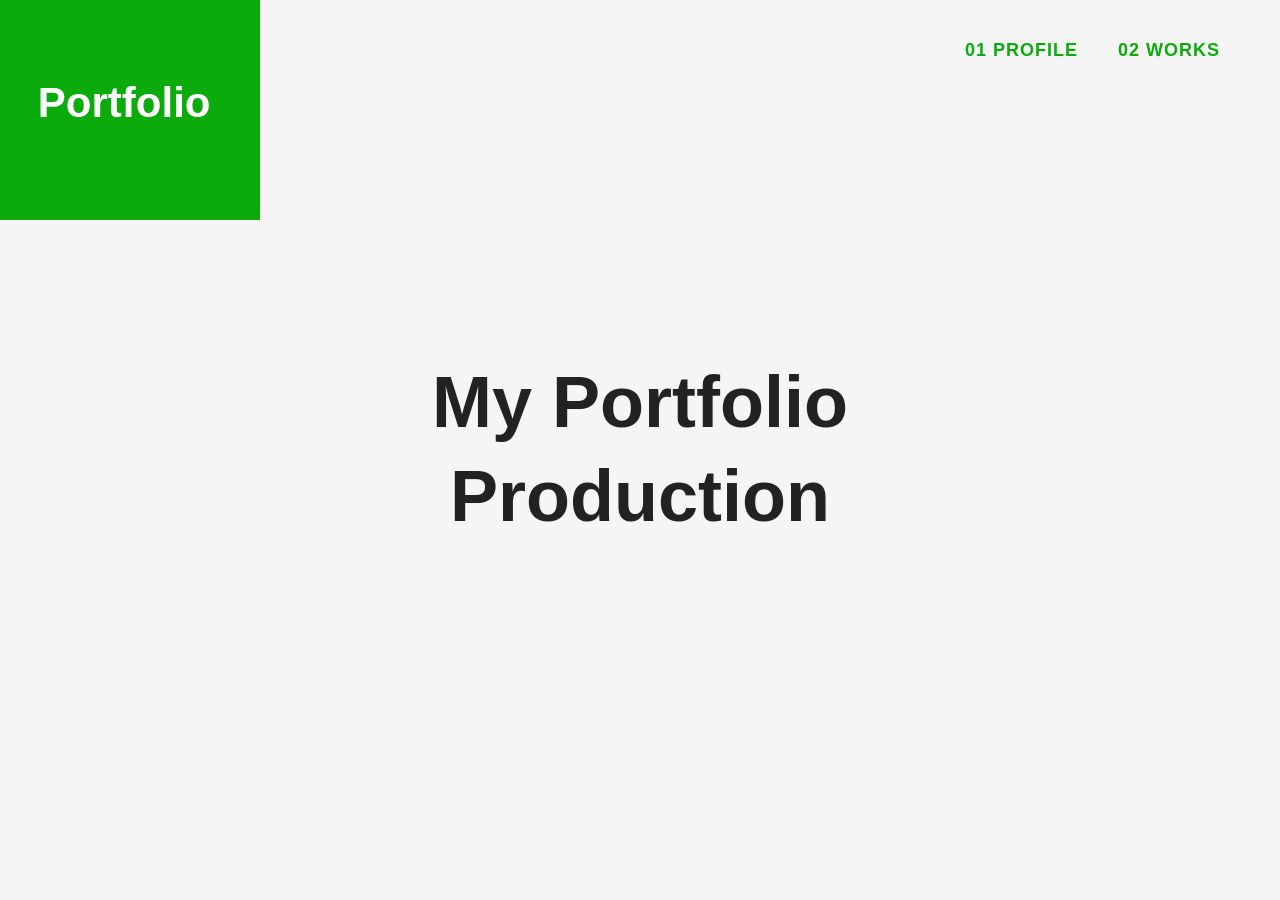
<file: index.html>
<!DOCTYPE html>
<html lang="ja">
<head>
    <meta charset="UTF-8">
    <title>Portfolio</title>
    <link rel="stylesheet" href="Portfolio/css/top_page.css">
</head>

<body>

    <div class="top-wrapper">

        <!-- 左上タイトル -->
        <div class="title-box">
            <h1><span>Portfolio</span></h1>
        </div>
        

        <!-- 右上ナビ -->
        <div class="top-nav">
            <a href="Portfolio/html/profile.html">01 PROFILE</a>
            <a href="Portfolio/html/works.html">02 WORKS</a>
        </div>

        <!-- 中央メイン -->
       <div class="center-area">
       <div class="hero-content">
        <h2>My Portfolio<br>Production</h2>
    </div>
</div>


</body>
</html>
</file>
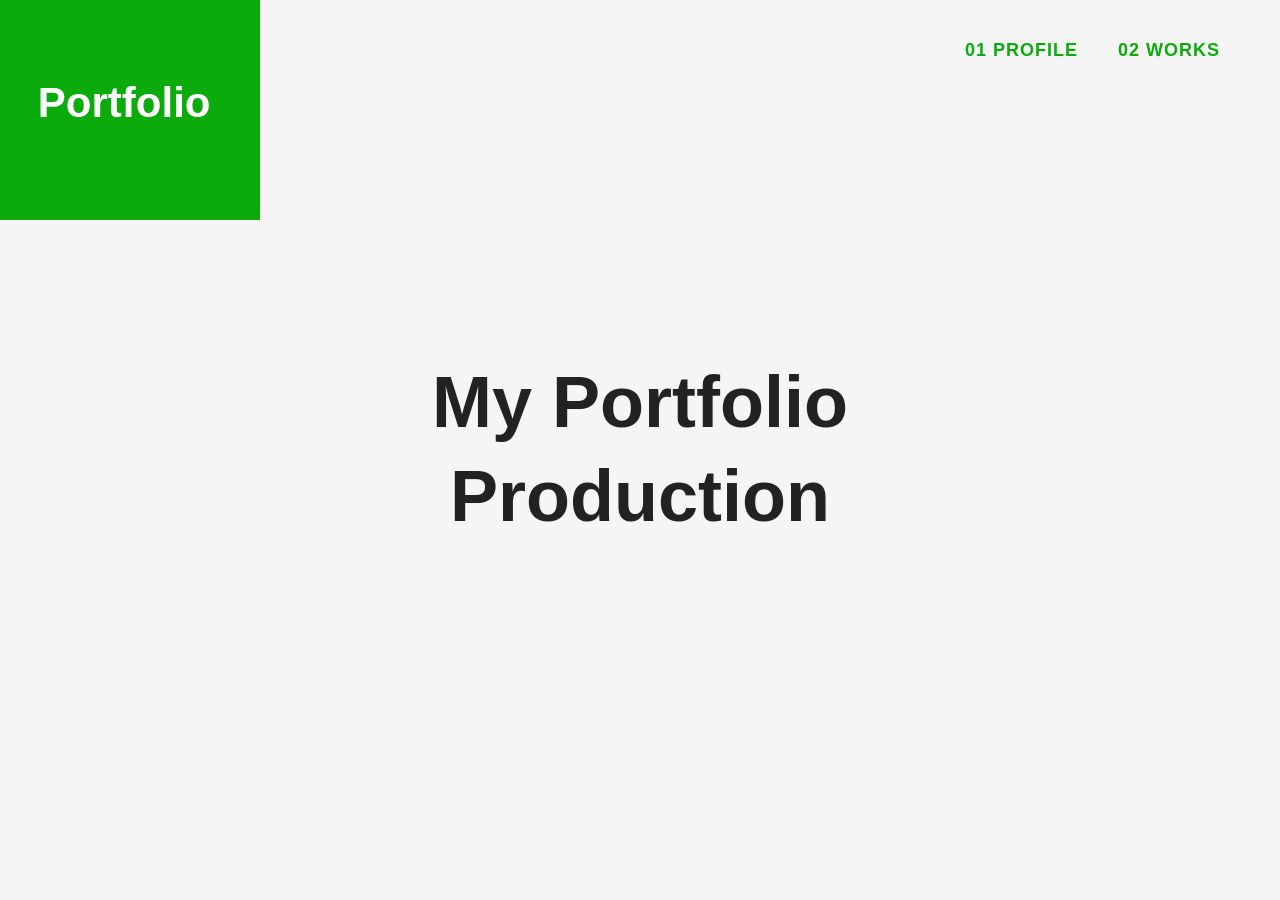
<file: Portfolio/html/index.html>
<!DOCTYPE html>
<html lang="ja">
<head>
    <meta charset="UTF-8">
    <title>Portfolio</title>
    <link rel="stylesheet" href="../css/top_page.css">
</head>

<body>

    <div class="top-wrapper">

        <!-- 左上タイトル -->
        <div class="title-box">
            <h1><span>Portfolio</span></h1>
        </div>
        

        <!-- 右上ナビ -->
        <div class="top-nav">
            <a href="../html/profile.html">01 PROFILE</a>
            <a href="../html/works.html">02 WORKS</a>
        </div>

        <!-- 中央メイン -->
       <div class="center-area">
       <div class="hero-content">
        <h2>My Portfolio<br>Production</h2>
    </div>
</div>


</body>
</html>
</file>
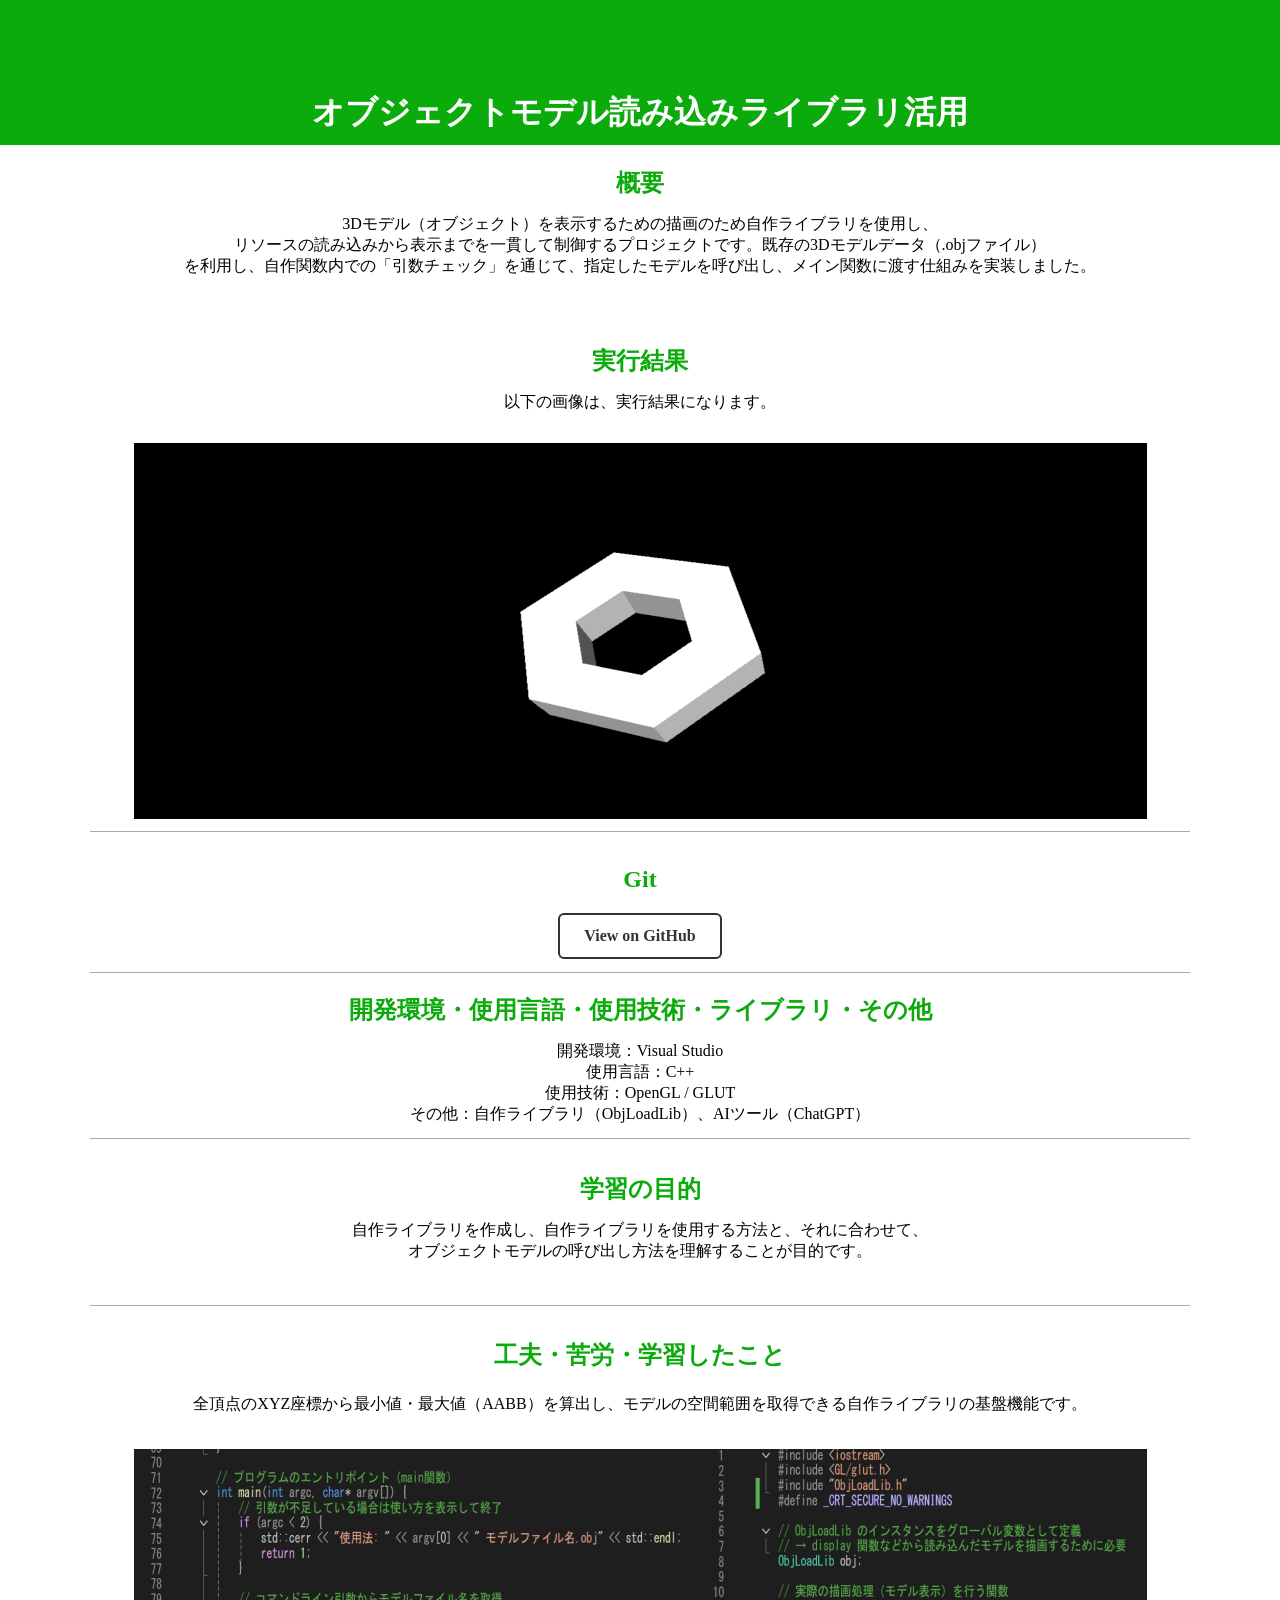
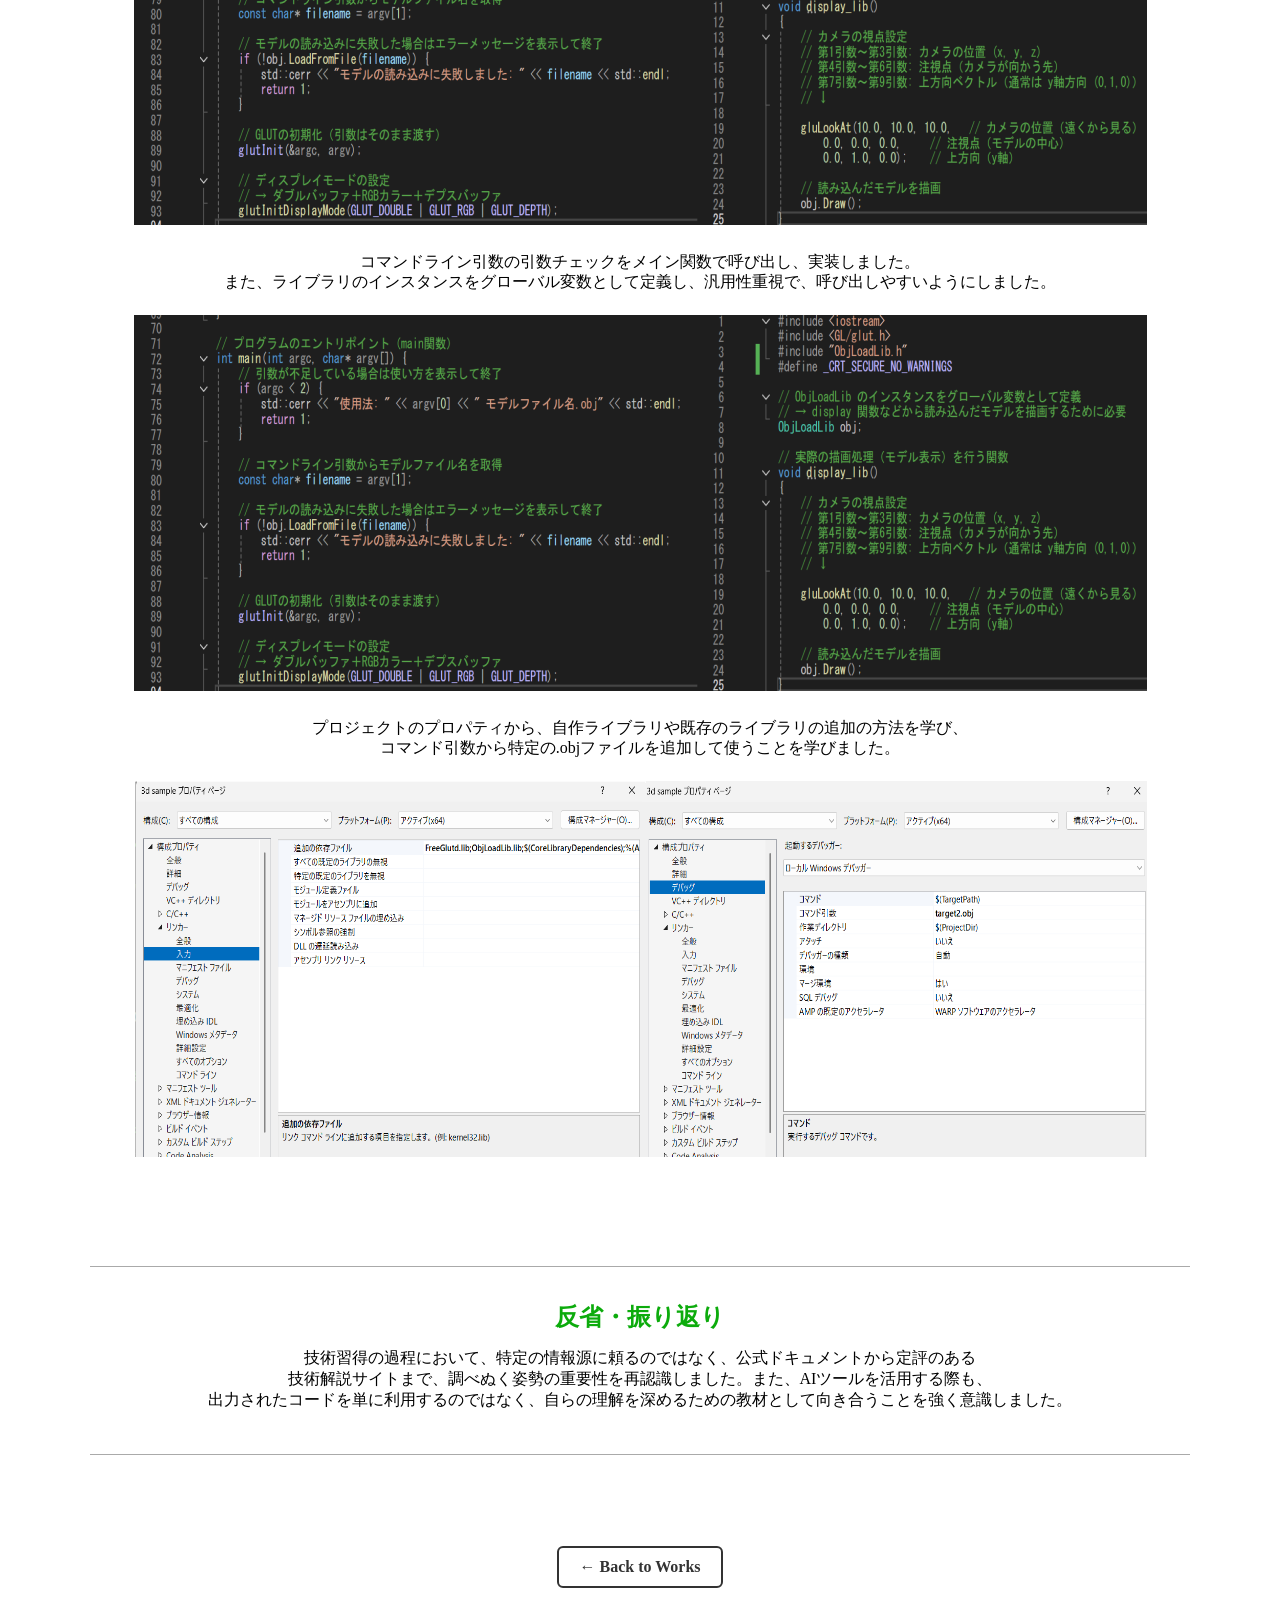
<file: Portfolio/html/object.html>
<!DOCTYPE html>
<html lang="ja">
<head>
    <meta charset="UTF-8">
    <title>オブジェクトモデル読み込みライブラリ活用</title>
    <link rel="stylesheet" href="../css/object.css">
</head>

<body>
    <div class="top">
        <h1>オブジェクトモデル読み込みライブラリ活用</h1>
    </div> 

    <div class="overview">
        <h2>概要</h2>
        <p>3Dモデル（オブジェクト）を表示するための描画のため自作ライブラリを使用し、<br>
        リソースの読み込みから表示までを一貫して制御するプロジェクトです。既存の3Dモデルデータ（.objファイル）<br>
        を利用し、自作関数内での「引数チェック」を通じて、指定したモデルを呼び出し、メイン関数に渡す仕組みを実装しました。</p>
        <br>
        <h2>実行結果</h2>
         <p>以下の画像は、実行結果になります。</p>
        <img src="../images/object/main.png" alt="タイトル画面とゲームメイン画面">
    </div>
    <hr>

    <div class = "Git">
        <h2>Git</h2>
        <a href="https://github.com/TakumiNagamine/3DModelResson01" target="_blank" class="github-button">
    View on GitHub</a>
    </div>
    <hr>

    <div class="detail">
        <h2>開発環境・使用言語・使用技術・ライブラリ・その他</h2>
        <p>開発環境：Visual Studio  
        <br>使用言語：C++  
        <br>使用技術：OpenGL / GLUT  
        <br>その他：自作ライブラリ（ObjLoadLib）、AIツール（ChatGPT）</p>
    </div>
    <hr>

    <div class="try">
        <h2>学習の目的</h2>
        <p>自作ライブラリを作成し、自作ライブラリを使用する方法と、それに合わせて、<br>
        オブジェクトモデルの呼び出し方法を理解することが目的です。</p>
    </div>
    <hr>

    <div class="ingenuity">
        <h2>工夫・苦労・学習したこと</h2>
        <br>
        <p>全頂点のXYZ座標から最小値・最大値（AABB）を算出し、モデルの空間範囲を取得できる自作ライブラリの基盤機能です。<p>
        <br>
        <div class="img-margin">
            <img src="../images/object/main01.png" alt="ソースコードとソースコードの処理部分のゲーム画面">
        </div>
        <br>
        <p>コマンドライン引数の引数チェックをメイン関数で呼び出し、実装しました。<br>
        また、ライブラリのインスタンスをグローバル変数として定義し、汎用性重視で、呼び出しやすいようにしました。</p>
        <br>
        <div class="img-margin">
            <img src="../images/object/main01.png" alt="ソースコードとソースコードの処理部分のゲーム画面">
        </div>
        <br>
        <p>プロジェクトのプロパティから、自作ライブラリや既存のライブラリの追加の方法を学び、<br>
            コマンド引数から特定の.objファイルを追加して使うことを学びました。</p>
        <br>
        <div>
            <img src="../images/object/main02.png" alt="ソースコードとソースコードの処理部分のゲーム画面" width="1013" height="376">
        </div>
    </div>
    <hr>

    <div class="learn">
        <h2>反省・振り返り</h2>
        <p>技術習得の過程において、特定の情報源に頼るのではなく、公式ドキュメントから定評のある<br>
        技術解説サイトまで、調べぬく姿勢の重要性を再認識しました。また、AIツールを活用する際も、<br>
        出力されたコードを単に利用するのではなく、自らの理解を深めるための教材として向き合うことを強く意識しました。</p>
    </div>
    <hr>

    <div class="back-area">
    <a href="../html/works.html" class="back-button">← Back to Works</a>
</div>
    
</body>
</html>
</file>
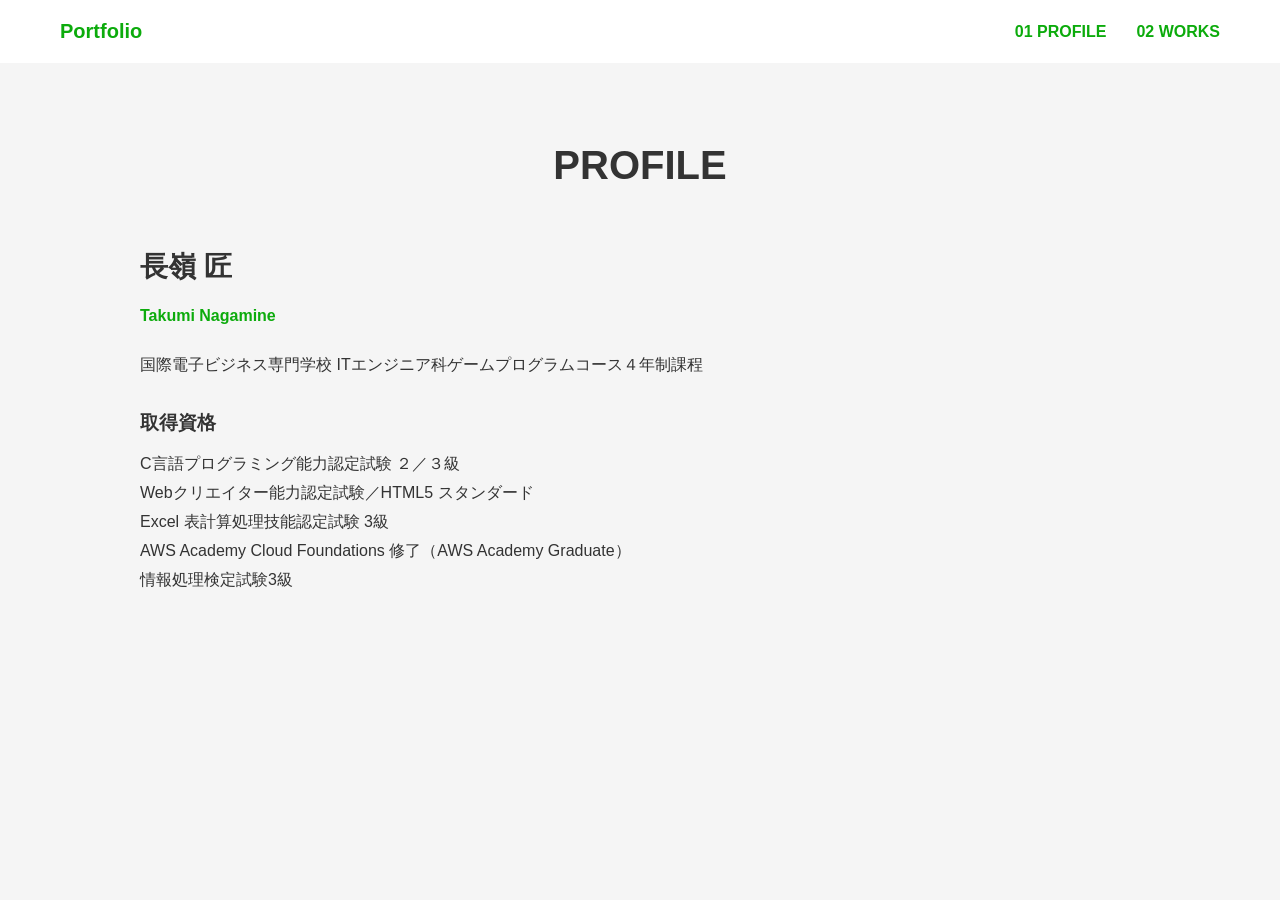
<file: Portfolio/html/profile.html>
<!DOCTYPE html>
<html lang="ja">
<head>
    <meta charset="UTF-8">
    <title>Profile | Portfolio</title>
    <link rel="stylesheet" href="../css/profile.css">
</head>

<body>

    <!-- ヘッダー -->
    <header class="header">
        <div class="logo">
            <a href="top_page.html">Portfolio</a>
        </div>

        <nav class="nav">
            <a href="profile.html">01 PROFILE</a>
            <a href="works.html">02 WORKS</a>
        </nav>
    </header>


    <!-- メイン -->
    <main class="profile-container">

        <h1 class="page-title">PROFILE</h1>

        <section class="profile-box">

            <div class="profile-right">
                <h2>長嶺  匠</h2>
                <p class="role">Takumi Nagamine</p>

                <p>
                   国際電子ビジネス専門学校 ITエンジニア科ゲームプログラムコース４年制課程
                </p>

                <h3>取得資格</h3>
                <ul class="skill-list">
                    <li>C言語プログラミング能力認定試験 ２／３級</li>
                    <li>Webクリエイター能力認定試験／HTML5 スタンダード</li>
                    <li>Excel 表計算処理技能認定試験 3級</li>
                    <li>AWS Academy Cloud Foundations 修了（AWS Academy Graduate）</li>
                    <li>情報処理検定試験3級</li>

                </ul>
            </div>

        </section>

    </main>

</body>
</html>
</file>
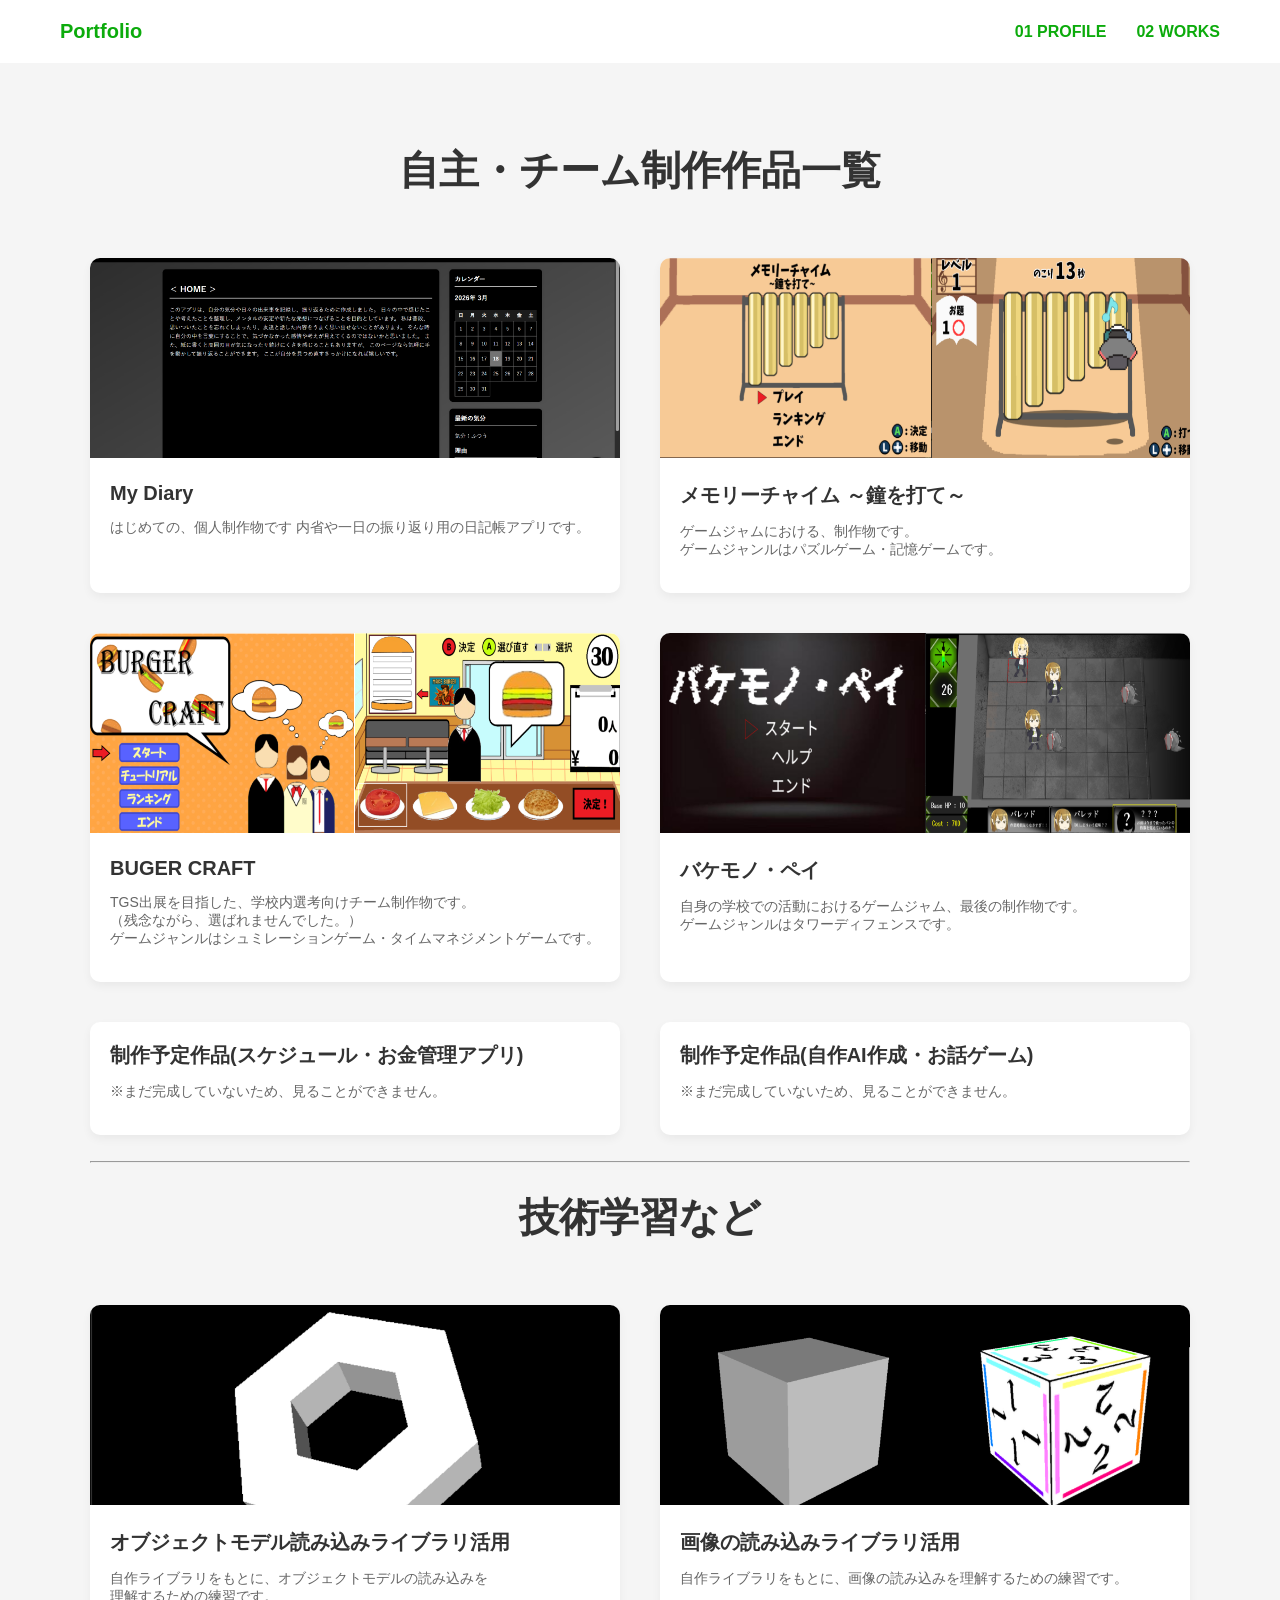
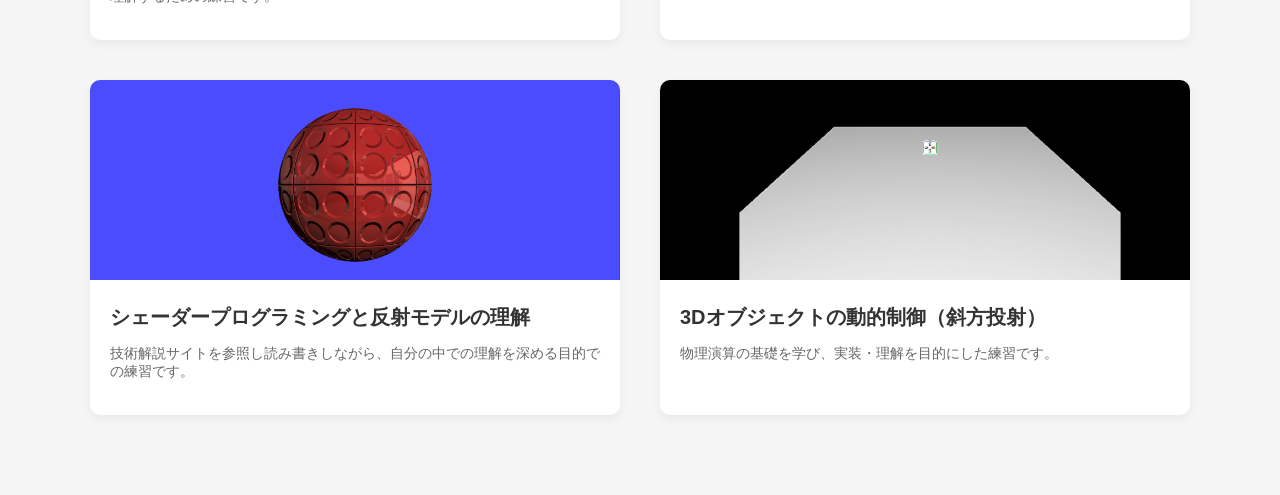
<file: Portfolio/html/works.html>
<!DOCTYPE html>
<html lang="ja">
<head>
    <meta charset="UTF-8">
    <title>Works | Portfolio</title>
    <link rel="stylesheet" href="../css/works.css">
</head>

<body>

    <!-- ヘッダー -->
    <header class="header">
        <div class="logo">
            <a href="top_page.html">Portfolio</a>
        </div>

        <nav class="nav">
            <a href="../html/profile.html">01 PROFILE</a>
            <a href="../html/works.html">02 WORKS</a>
        </nav>
    </header>


    <!-- 作品メイン -->
    <main class="works-container">

        <h1 class="page-title">自主・チーム制作作品一覧</h1>

        <div class="works-grid">

            <!-- 作品1 -->
            <a href="../html/diary.html" class="work-card">
                <img src="../images/diary/main.png" alt="作品1">
                <div class="card-content">
                    <h2>My Diary</h2>
                    <p>はじめての、個人制作物です
                       内省や一日の振り返り用の日記帳アプリです。
                    </p>
                </div>
            </a>

            <!-- 作品2 -->
            <a href="bell.html" class="work-card">
                <img src="../images/bell/main.png" alt="作品1">
                <div class="card-content">
                    <h2>メモリーチャイム ～鐘を打て～</h2>
                    <p>ゲームジャムにおける、制作物です。
                    <br>ゲームジャンルはパズルゲーム・記憶ゲームです。
                    </p>
                </div>
            </a>

            <!-- 作品3 -->
            <a href="burger.html" class="work-card">
                <img src="../images/burger/main.png" alt="作品1">
                <div class="card-content">
                    <h2>BUGER CRAFT</h2>
                    <p>TGS出展を目指した、学校内選考向けチーム制作物です。<br>（残念ながら、選ばれませんでした。）
                    <br>ゲームジャンルはシュミレーションゲーム・タイムマネジメントゲームです。
                    </p>
                </div>
            </a>

            <!-- 作品4 -->
            <a href="monster.html" class="work-card">
                <img src="../images/monster/main.png" alt="作品1">
                <div class="card-content">
                    <h2>バケモノ・ペイ</h2>
                    <p>自身の学校での活動におけるゲームジャム、最後の制作物です。
                    <br>ゲームジャンルはタワーディフェンスです。
                    </p>
                </div>
            </a>

             <!-- 作品5 -->
            <a href="" class="work-card">
                <!---<img src="images/work2.jpg" alt="作品5">--->
                <div class="card-content">
                    <h2>制作予定作品(スケジュール・お金管理アプリ)</h2>
                    <p>※まだ完成していないため、見ることができません。</p>
                </div>
            </a>

             <!-- 作品6 -->
            <a href="" class="work-card">
                <!---<img src="images/work2.jpg" alt="作品6">--->
                <div class="card-content">
                    <h2>制作予定作品(自作AI作成・お話ゲーム)</h2>
                    <p>※まだ完成していないため、見ることができません。</p>
                </div>
            </a>
        </div>
        <br>
        <hr>

        <!-- 技術系・授業課題等 -->
        <h1 class="page-title">技術学習など</h1>

        <div class="works-grid">

            <!-- 技術作品１ -->
            <a href="object.html" class="work-card">
                <img src="../images/object/objectmain.png" alt="作品1">
                <div class="card-content">
                    <h2>オブジェクトモデル読み込みライブラリ活用</h2>
                    <p>自作ライブラリをもとに、オブジェクトモデルの読み込みを<br>理解するための練習です。</p>
                </div>
            </a>

            <!-- 技術作品２ -->
            <a href="image.html" class="work-card">
                <img src="../images/image/image.png" alt="作品1">
                <div class="card-content">
                    <h2>画像の読み込みライブラリ活用</h2>
                    <p>自作ライブラリをもとに、画像の読み込みを理解するための練習です。</p>
                </div>
            </a>

            <!-- 技術作品３ -->
            <a href="shader.html" class="work-card">
                <img src="../images/shader/main.png" alt="作品1">
                <div class="card-content">
                    <h2>シェーダープログラミングと反射モデルの理解</h2>
                    <p>技術解説サイトを参照し読み書きしながら、自分の中での理解を深める目的での練習です。</p>
                </div>
            </a>

            <!-- 技術作品４ -->
            <a href="physics.html" class="work-card">
                <img src="../images/physics/main.png" alt="作品1">
                <div class="card-content">
                    <h2>3Dオブジェクトの動的制御（斜方投射）</h2>
                    <p>物理演算の基礎を学び、実装・理解を目的にした練習です。</p>
                </div>
            </a>

    </main>
    

</body>
</html>
</file>
<file: Portfolio/css/top_page.css>
/* =========================
   共通設定
========================= */

body{
    margin: 0;
    font-family: 'Segoe UI', 'メイリオ', sans-serif;
    background-color: #f5f5f5;
}


/* =========================
   全体ラッパー
========================= */

.top-wrapper{
    position: relative;
    height: 100vh;
}


/* =========================
   左上タイトルボックス
========================= */

.title-box{
    position: absolute;
    top: 0;
    left: 0;
    width: 260px;
    height: 220px;
    background-color: #0cab0c;
    color: #ffffff;

    display: flex;
    align-items: center;
    justify-content: center;
}

.title-box h1{
    margin: 0;
    padding-right: 4.5%;
    padding-bottom: 5%;
    text-align: center;
    line-height: 1.2;
}

.title-box h1 span{
    display: block;
    font-size: 42px;   
    font-weight: bold;
}




/* =========================
   右上ナビ
========================= */

.top-nav{
    position: absolute;
    top: 40px;
    right: 60px;

    display: flex;
    gap: 40px;
}

.top-nav a{
    text-decoration: none;
    color: #0cab0c;
    font-weight: bold;
    font-size: 18px;
    letter-spacing: 1px;
    transition: 0.3s;
}

.top-nav a:hover{
    opacity: 0.6;
}


/* =========================
   中央ヒーロー
========================= */

.center-area{
    height: 100%;
    display: flex;
    align-items: center;
    justify-content: center;
}

.hero-content{
    text-align: center;
}

.hero-content h2{
    font-size: 72px;   
    margin: 0;
    color: #222;
    line-height: 1.3;
}
</file>
<file: Portfolio/css/object.css>
@charset "UTF-8";

/*全体へ適応*/
body{
    margin:0;
    font-family: 'メイリオ';
}
/*各見出しの設定*/
h1{
    padding-bottom: 10px;         
}
h2{
    color: #0cab0c;             
    margin-bottom: 0;             
}
h3{
    margin-bottom: 0; 
}

/*段落の設定*/
p{
    padding-top: 5px;           
    padding-bottom: 0px;
    margin-top: 10px;           
    margin-bottom: 30px;
    font-weight: 500;       
}

/*水平線のデザイン*/
hr{
    width: 1100px;                        
    height: 1px;                          
    border: none;                         
    border-top: 1px #aaaaaa solid;       
}

/*画像の上下左右に空白を設ける*/
.imag-margin{
    margin-bottom: 50px;
    padding: 20px;
}

/*ゲームタイトル表示部分*/
.top
{
    color: #ffffff;
    text-align: center;
    padding-top: 70px;
    background-color: #0cab0c;
    width: 100%;
}

/*作品概要*/
.overview{
    text-align: center;
}

/*動画用*/
.video{
    padding-bottom: 5px;
    text-align: center;
}

.video video{
    width: 800px;
    height: 400px;
}

/*Git用*/
.Git{
    padding: 5px;
    text-align: center;
}

/*詳細・環境*/
.detail{
    padding-bottom: 5px;
    text-align: center;
}

.detail p{
    margin-bottom: 0px;
}

/*制作背景*/
.reason{
    padding: 5px;
    text-align: center;
}

/*挑戦したこと*/
.try{
    padding: 5px;
    text-align: center;
}

/*学んだこと*/
.learn{
    padding: 5px;
    text-align: center;
}

/*苦労したこと*/
.ingenuity{
    padding: 5px;
    text-align: center;
    margin-bottom: 100px;
}

.ingenuity h3{
    padding-top: 10px;
    padding-bottom: 5px;
}

.ingenuity p{
    margin-top: 0px;
    margin-bottom: 5px;
    line-height: 20px;
}

.update{
    padding: 5px;
    text-align: center;
}

.update video{
    width: 800px;
    height: 400px;
}

.back-area {
    text-align: center;   /* 中央寄せ */
    margin: 50px 0;       /* 上下に余白 */
}

/*戻りボタン*/
.back-button{
    display: inline-block;
    margin-top: 40px;
    padding: 10px 20px;
    border: 2px solid #333;
    border-radius: 6px;
    text-decoration: none;
    color: #333;
    font-weight: bold;
    transition: 0.3s;
}

.back-button:hover{
    background-color: #333;
    color: #fff;
}

/*Github用ボタン*/
.github-button{
    display: inline-block;
    margin-top: 20px;
    padding: 12px 24px;
    border: 2px solid #333;
    border-radius: 6px;
    color: #333;
    text-decoration: none;
    font-weight: bold;
    transition: 0.3s;
}

.github-button:hover{
    background-color: #333;
    color: #fff;
}
</file>
<file: Portfolio/css/profile.css>
/* =========================
   共通
========================= */

body{
    margin: 0;
    font-family: 'Segoe UI', 'メイリオ', sans-serif;
    background-color: #f5f5f5;
    color: #333;
}


/* =========================
   ヘッダー
========================= */

.header{
    display: flex;
    justify-content: space-between;
    align-items: center;
    padding: 20px 60px;
    background-color: #ffffff;
}

.logo a{
    text-decoration: none;
    font-weight: bold;
    color: #0cab0c;
    font-size: 20px;
}

.nav{
    display: flex;
    gap: 30px;
}

.nav a{
    text-decoration: none;
    color: #0cab0c;
    font-weight: bold;
    transition: 0.3s;
}

.nav a:hover{
    opacity: 0.6;
}


/* =========================
   メイン
========================= */

.profile-container{
    max-width: 1000px;
    margin: 80px auto;
    padding: 0 20px;
}

.page-title{
    text-align: center;
    font-size: 40px;
    margin-bottom: 60px;
}


/* =========================
   プロフィールボックス
========================= */

.profile-box{
    display: flex;
    gap: 60px;
    align-items: center;
}


/* 右（文章） */

.profile-right h2{
    margin: 0;
    font-size: 28px;
}

.role{
    color: #0cab0c;
    font-weight: bold;
    margin-bottom: 20px;
}

.profile-right p{
    line-height: 1.8;
}

.profile-right h3{
    margin-top: 30px;
}

.skill-list{
    list-style: none;
    padding: 0;
}

.skill-list li{
    margin-bottom: 8px;
}
</file>
<file: Portfolio/css/works.css>
/* =========================
   共通
========================= */

body{
    margin: 0;
    font-family: 'Segoe UI', 'メイリオ', sans-serif;
    background-color: #f5f5f5;
    color: #333;
}


/* =========================
   ヘッダー
========================= */

.header{
    display: flex;
    justify-content: space-between;
    align-items: center;
    padding: 20px 60px;
    background-color: #ffffff;
}

.logo a{
    text-decoration: none;
    font-weight: bold;
    color: #0cab0c;
    font-size: 20px;
}

.nav{
    display: flex;
    gap: 30px;
}

.nav a{
    text-decoration: none;
    color: #0cab0c;
    font-weight: bold;
    transition: 0.3s;
}

.nav a:hover{
    opacity: 0.6;
}

/* =========================
   メイン
========================= */

.works-container{
    max-width: 1100px;
    margin: 80px auto;
    padding: 0 20px;
}

.page-title{
    text-align: center;
    font-size: 40px;
    margin-bottom: 60px;
}


/* =========================
   グリッド
========================= */

.works-grid{
    display: grid;
    grid-template-columns: repeat(2, 1fr);  /* ← 2列固定 */
    gap: 40px;
}



/* =========================
   カード
========================= */

.work-card{
    background-color: #ffffff;
    border-radius: 10px;
    overflow: hidden;
    text-decoration: none;
    color: inherit;
    transition: 0.3s;
    box-shadow: 0 4px 10px rgba(0,0,0,0.05);
}

.work-card:hover{
    transform: translateY(-5px);
    box-shadow: 0 8px 20px rgba(0,0,0,0.1);
}

.work-card img{
    width: 100%;
    height: 200px;
    object-fit: cover;
}

.card-content{
    padding: 20px;
}

.card-content h2{
    margin: 0 0 10px;
    font-size: 20px;
}

.card-content p{
    font-size: 14px;
    color: #666;
}
</file>
